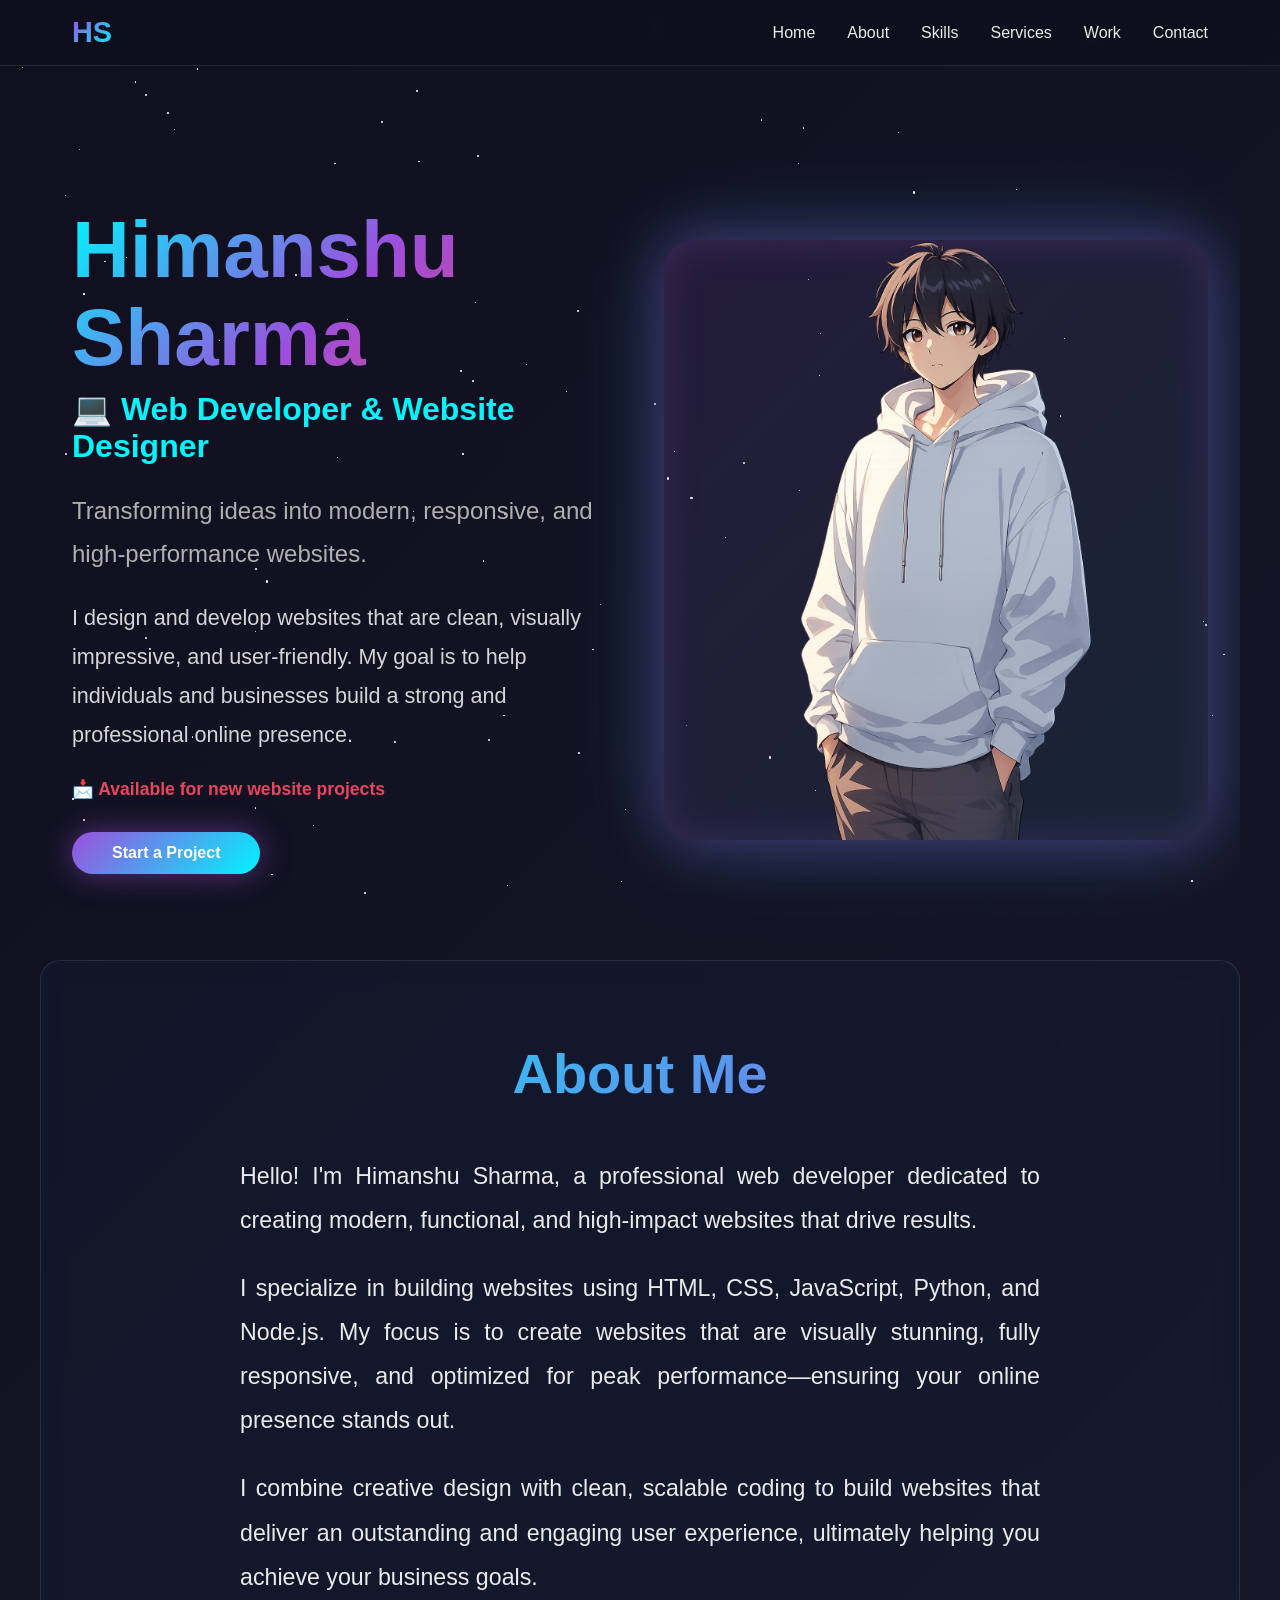
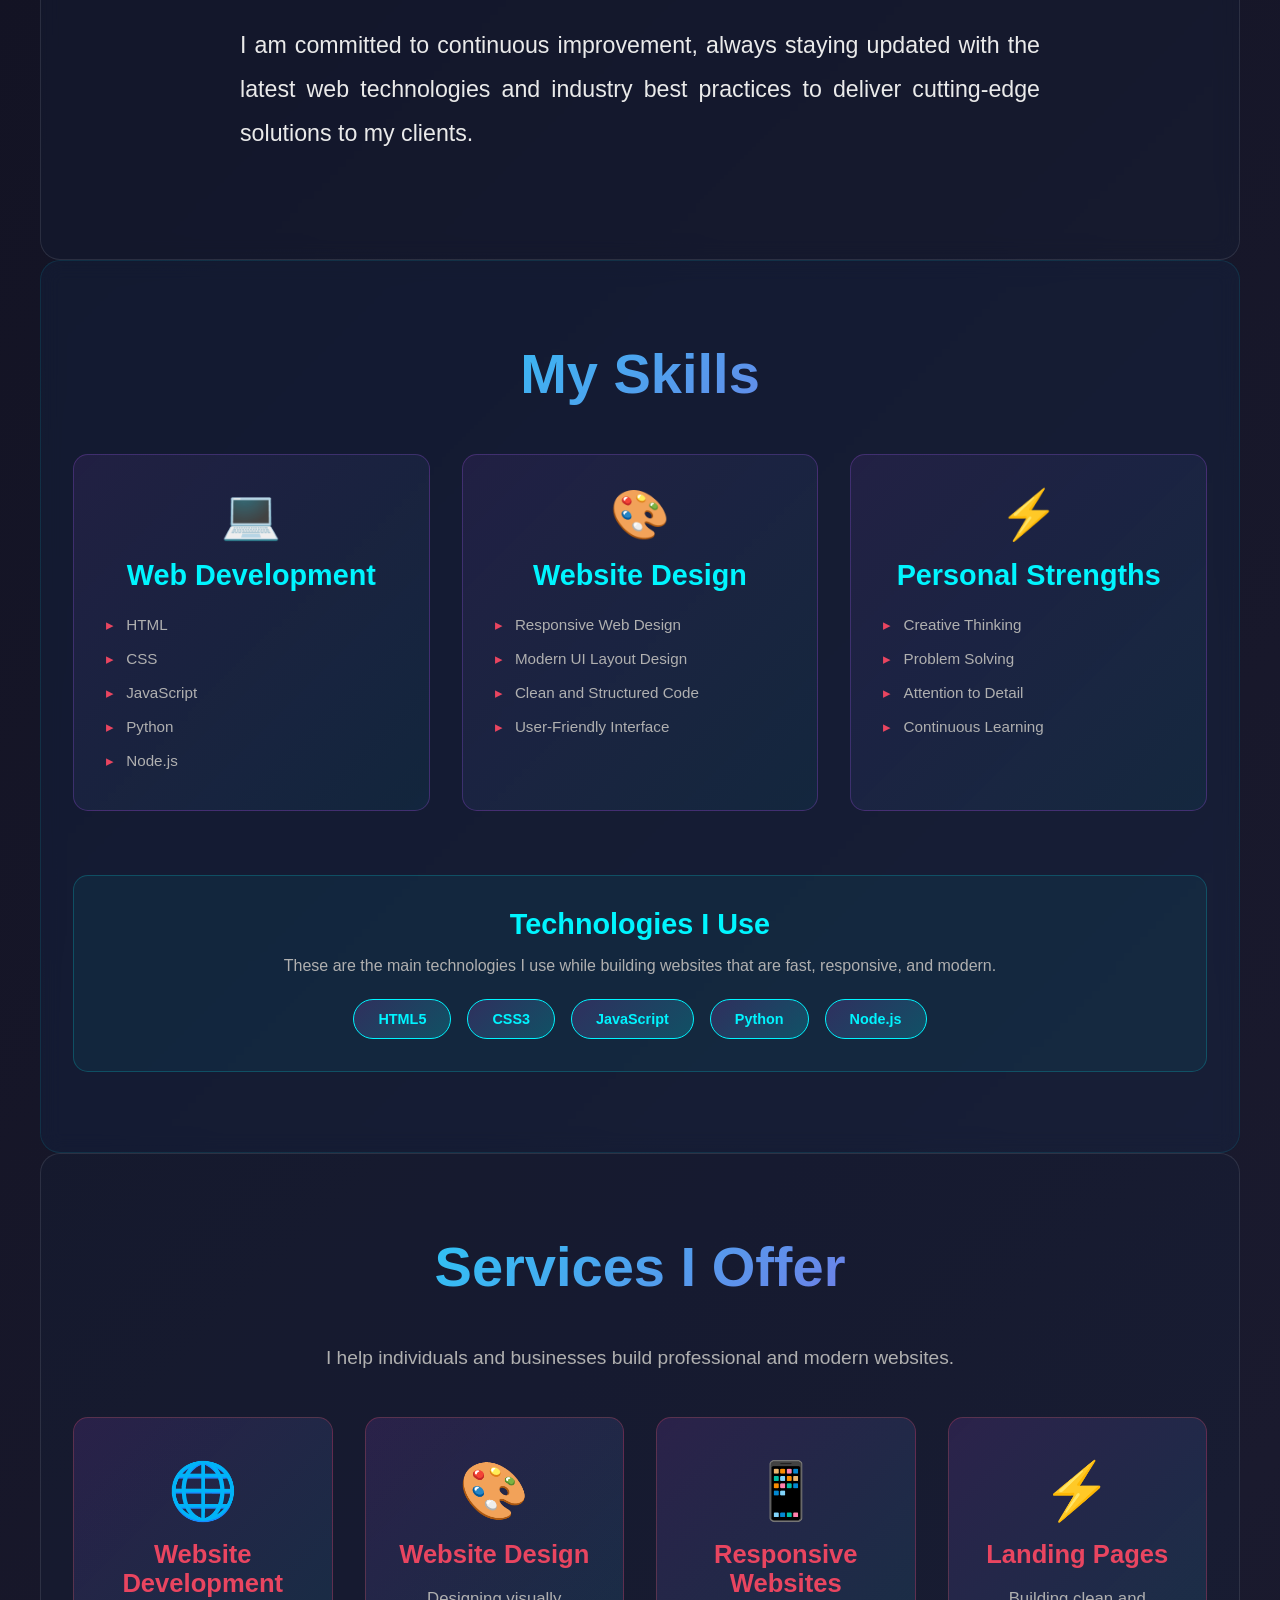
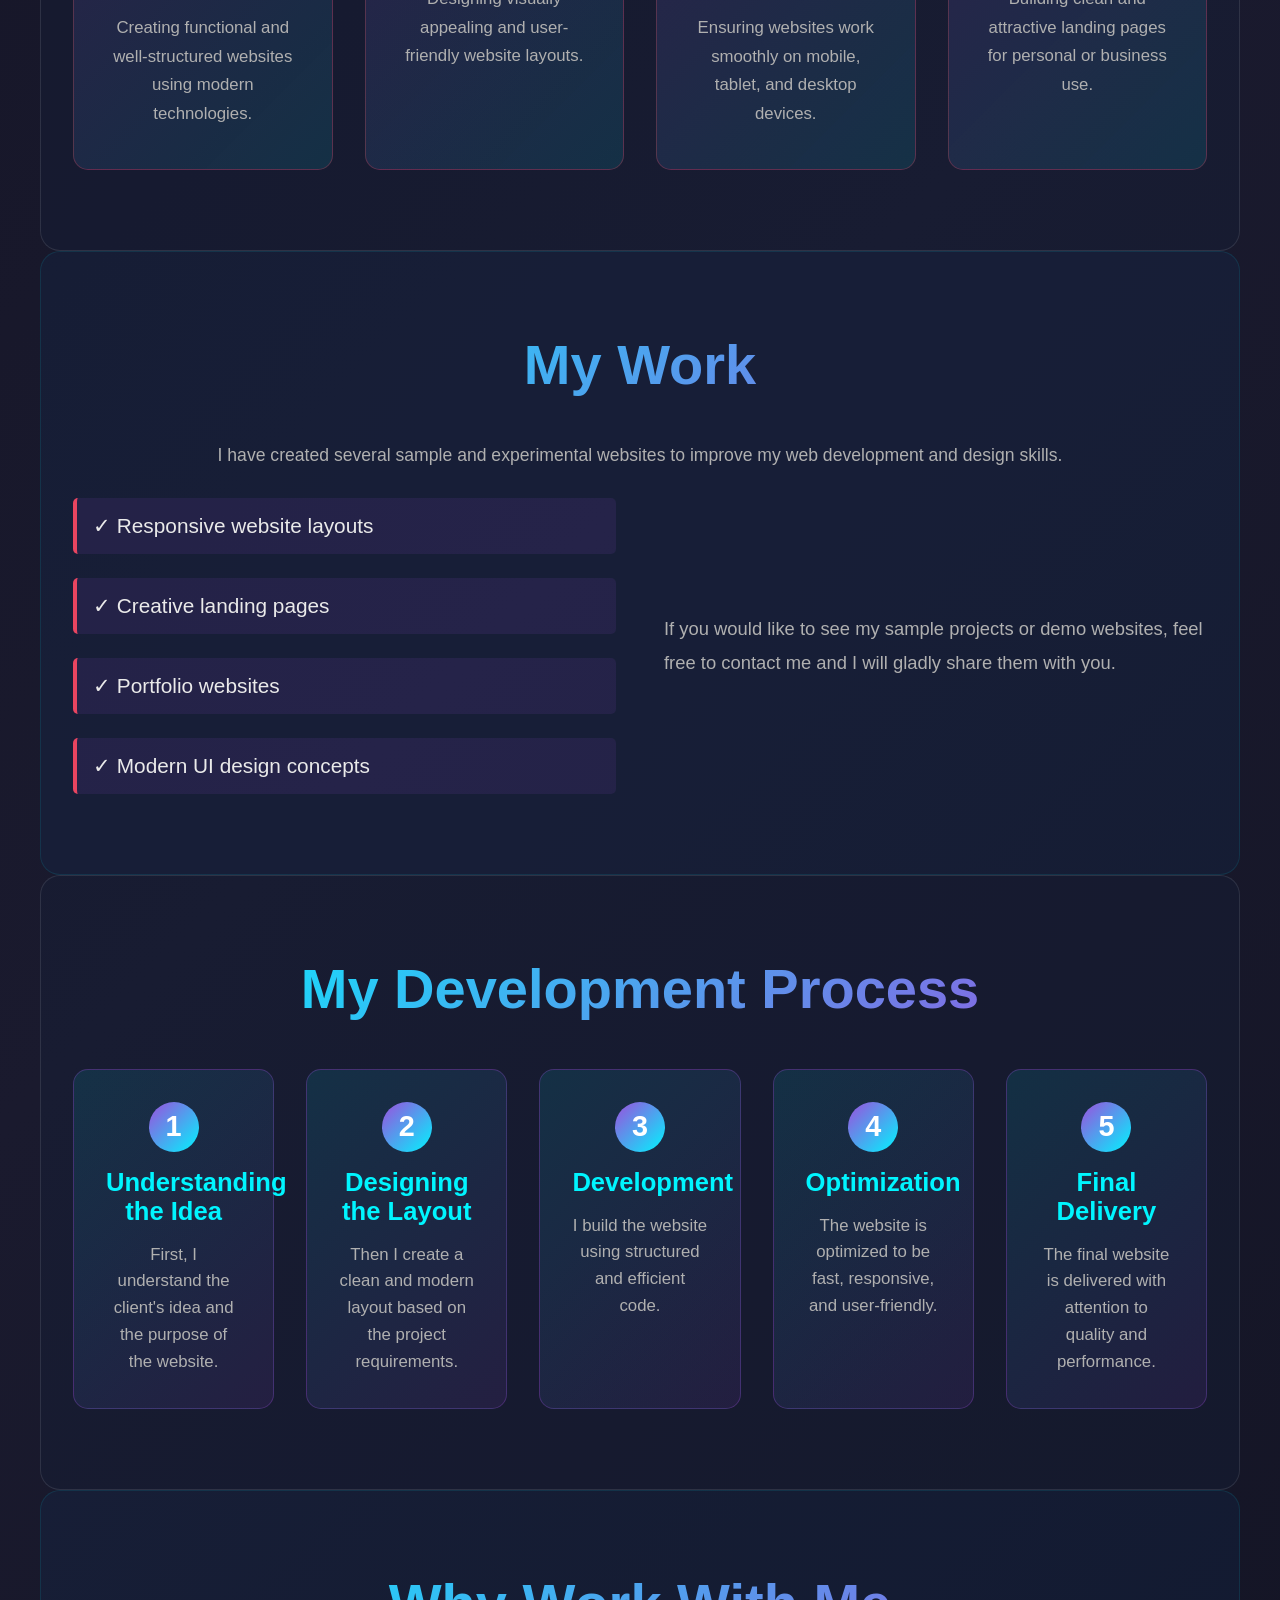
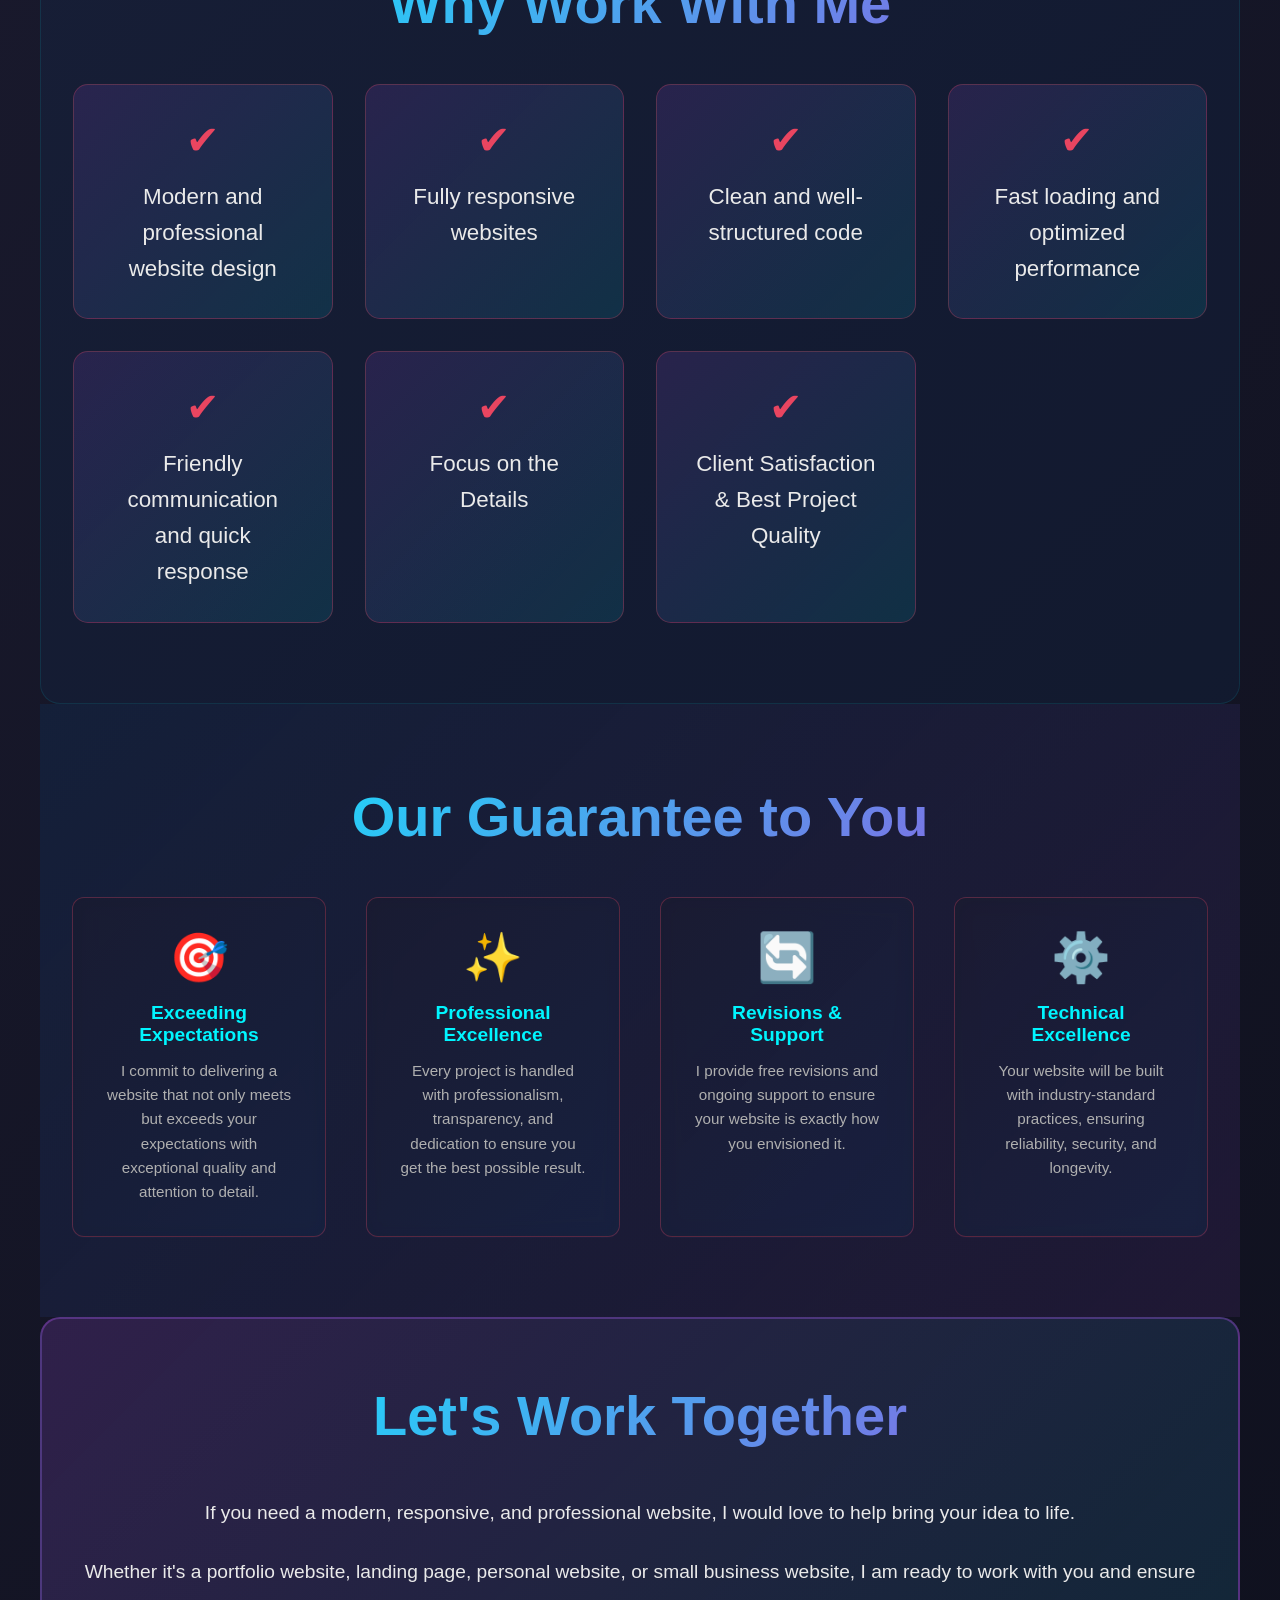
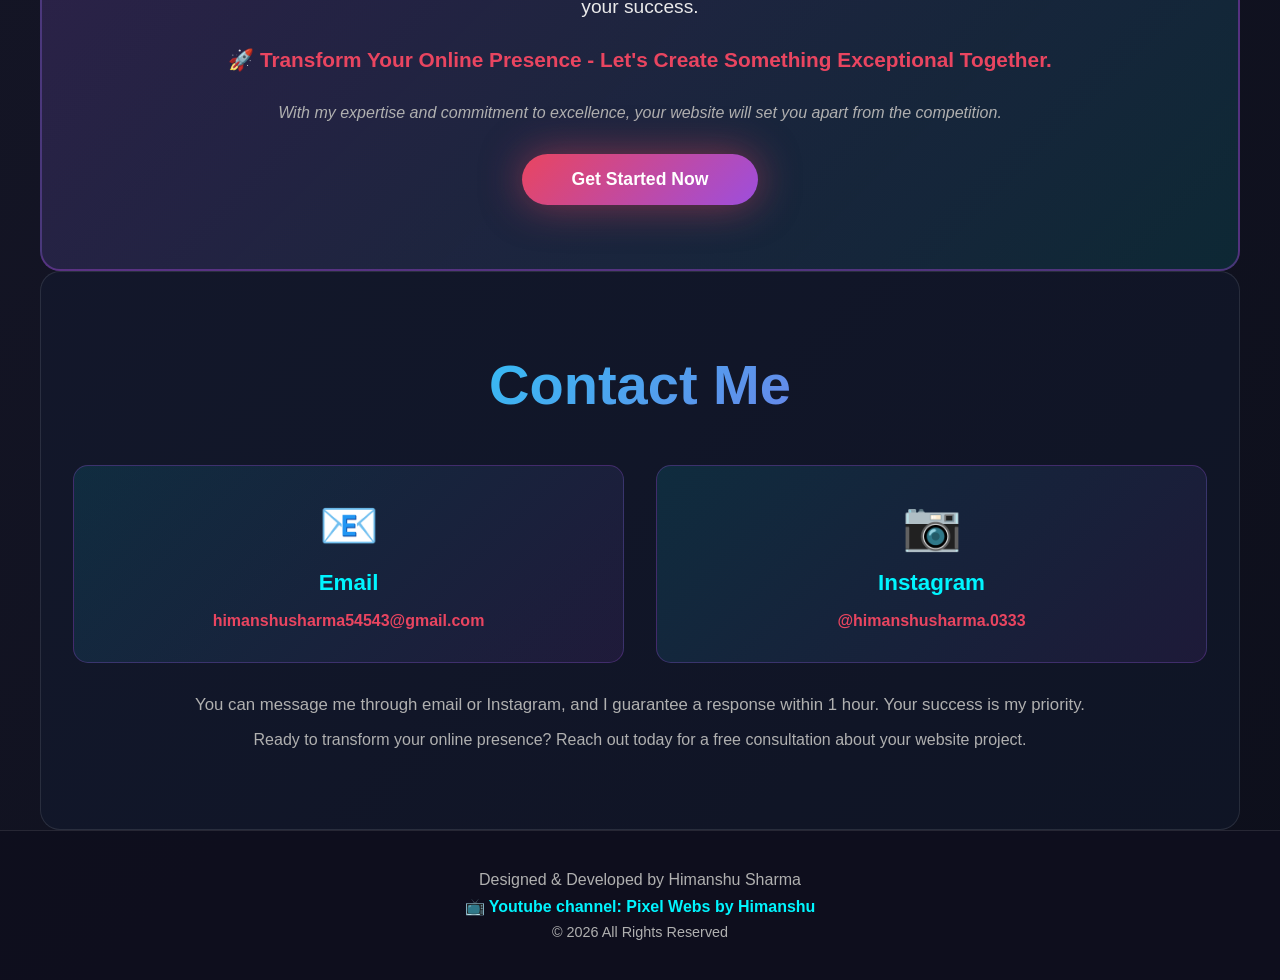
<file: index.html>
<!DOCTYPE html>
<html lang="en">
<head>
    <meta charset="UTF-8">
    <meta name="viewport" content="width=device-width, initial-scale=1.0">
    <meta name="description" content="Himanshu Sharma - Web Developer & Designer. Building modern, responsive, and high-performance websites.">
    <title>Himanshu Sharma - Web Developer & Designer</title>
    <link rel="icon" href="data:image/svg+xml,<svg xmlns=%22http://www.w3.org/2000/svg%22 viewBox=%220 0 100 100%22><text y=%22.9em%22 font-size=%2290%22>💻</text></svg>">
    <link rel="stylesheet" href="styles.css">
    <link rel="stylesheet" href="https://cdnjs.cloudflare.com/ajax/libs/font-awesome/6.4.0/css/all.min.css">
</head>
<body>
    <!-- Navigation -->
    <nav class="navbar">
        <div class="nav-container">
            <div class="logo">HS</div>
            <ul class="nav-menu">
                <li><a href="#hero" class="nav-link">Home</a></li>
                <li><a href="#about" class="nav-link">About</a></li>
                <li><a href="#skills" class="nav-link">Skills</a></li>
                <li><a href="#services" class="nav-link">Services</a></li>
                <li><a href="#work" class="nav-link">Work</a></li>
                <li><a href="#contact" class="nav-link">Contact</a></li>
            </ul>
            <div class="hamburger">
                <span></span>
                <span></span>
                <span></span>
            </div>
        </div>
    </nav>

    <!-- Starfield Background -->
    <div id="stars-container"></div>

    <!-- Hero Section -->
    <section id="hero" class="hero">
        <div class="hero-content">
            <div class="hero-text">
                <h1 class="hero-title">Himanshu Sharma</h1>
                <p class="hero-subtitle">💻 Web Developer & Website Designer</p>
                <p class="hero-description">
                    Transforming ideas into modern, responsive, and high-performance websites.
                </p>
                <p class="hero-tagline">
                    I design and develop websites that are clean, visually impressive, and user-friendly. 
                    My goal is to help individuals and businesses build a strong and professional online presence.
                </p>
                <p class="hero-available">📩 Available for new website projects</p>
                <a href="#contact" class="cta-button">Start a Project</a>
            </div>

            <div class="hero-image-container">
                <div class="image-wrapper" id="imageWrapper">
                    <img src="image-1.png" alt="Himanshu Sharma" class="hero-image" id="mainImage">
                    <div class="image-overlay" id="imageOverlay">
                        <img src="image-2.png" alt="Overlay" class="overlay-image">
                    </div>
                </div>
            </div>
        </div>
    </section>

    <!-- About Section -->
    <section id="about" class="about">
        <h2 class="section-title">About Me</h2>
        <div class="about-container">
            <p class="about-text">
                Hello! I'm Himanshu Sharma, a professional web developer dedicated to creating modern, functional, and high-impact websites that drive results.
            </p>
            <p class="about-text">
                I specialize in building websites using HTML, CSS, JavaScript, Python, and Node.js. My focus is to create 
                websites that are visually stunning, fully responsive, and optimized for peak performance—ensuring your online presence stands out.
            </p>
            <p class="about-text">
                I combine creative design with clean, scalable coding to build websites that deliver an outstanding and engaging 
                user experience, ultimately helping you achieve your business goals.
            </p>
            <p class="about-text">
                I am committed to continuous improvement, always staying updated with the latest web technologies and industry best practices 
                to deliver cutting-edge solutions to my clients.
            </p>
        </div>
    </section>

    <!-- Skills Section -->
    <section id="skills" class="skills">
        <h2 class="section-title">My Skills</h2>
        
        <div class="skills-grid">
            <!-- Web Development -->
            <div class="skill-card">
                <div class="skill-icon">💻</div>
                <h3>Web Development</h3>
                <ul class="skill-list">
                    <li>HTML</li>
                    <li>CSS</li>
                    <li>JavaScript</li>
                    <li>Python</li>
                    <li>Node.js</li>
                </ul>
            </div>

            <!-- Website Design -->
            <div class="skill-card">
                <div class="skill-icon">🎨</div>
                <h3>Website Design</h3>
                <ul class="skill-list">
                    <li>Responsive Web Design</li>
                    <li>Modern UI Layout Design</li>
                    <li>Clean and Structured Code</li>
                    <li>User-Friendly Interface</li>
                </ul>
            </div>

            <!-- Personal Strengths -->
            <div class="skill-card">
                <div class="skill-icon">⚡</div>
                <h3>Personal Strengths</h3>
                <ul class="skill-list">
                    <li>Creative Thinking</li>
                    <li>Problem Solving</li>
                    <li>Attention to Detail</li>
                    <li>Continuous Learning</li>
                </ul>
            </div>
        </div>

        <div class="technologies">
            <h3>Technologies I Use</h3>
            <p>These are the main technologies I use while building websites that are fast, responsive, and modern.</p>
            <div class="tech-badges">
                <span class="tech-badge">HTML5</span>
                <span class="tech-badge">CSS3</span>
                <span class="tech-badge">JavaScript</span>
                <span class="tech-badge">Python</span>
                <span class="tech-badge">Node.js</span>
            </div>
        </div>
    </section>

    <!-- Services Section -->
    <section id="services" class="services">
        <h2 class="section-title">Services I Offer</h2>
        <p class="services-subtitle">I help individuals and businesses build professional and modern websites.</p>
        
        <div class="services-grid">
            <div class="service-card">
                <div class="service-icon">🌐</div>
                <h3>Website Development</h3>
                <p>Creating functional and well-structured websites using modern technologies.</p>
            </div>

            <div class="service-card">
                <div class="service-icon">🎨</div>
                <h3>Website Design</h3>
                <p>Designing visually appealing and user-friendly website layouts.</p>
            </div>

            <div class="service-card">
                <div class="service-icon">📱</div>
                <h3>Responsive Websites</h3>
                <p>Ensuring websites work smoothly on mobile, tablet, and desktop devices.</p>
            </div>

            <div class="service-card">
                <div class="service-icon">⚡</div>
                <h3>Landing Pages</h3>
                <p>Building clean and attractive landing pages for personal or business use.</p>
            </div>
        </div>
    </section>

    <!-- Work Section -->
    <section id="work" class="work">
        <h2 class="section-title">My Work</h2>
        <p class="work-subtitle">
            I have created several sample and experimental websites to improve my web development and design skills.
        </p>
        
        <div class="work-content">
            <div class="work-list">
                <div class="work-item">✓ Responsive website layouts</div>
                <div class="work-item">✓ Creative landing pages</div>
                <div class="work-item">✓ Portfolio websites</div>
                <div class="work-item">✓ Modern UI design concepts</div>
            </div>
            <p class="work-note">
                If you would like to see my sample projects or demo websites, feel free to contact me 
                and I will gladly share them with you.
            </p>
        </div>
    </section>

    <!-- Development Process Section -->
    <section id="process" class="process">
        <h2 class="section-title">My Development Process</h2>
        
        <div class="process-timeline">
            <div class="process-step">
                <div class="step-number">1</div>
                <h3>Understanding the Idea</h3>
                <p>First, I understand the client's idea and the purpose of the website.</p>
            </div>

            <div class="process-step">
                <div class="step-number">2</div>
                <h3>Designing the Layout</h3>
                <p>Then I create a clean and modern layout based on the project requirements.</p>
            </div>

            <div class="process-step">
                <div class="step-number">3</div>
                <h3>Development</h3>
                <p>I build the website using structured and efficient code.</p>
            </div>

            <div class="process-step">
                <div class="step-number">4</div>
                <h3>Optimization</h3>
                <p>The website is optimized to be fast, responsive, and user-friendly.</p>
            </div>

            <div class="process-step">
                <div class="step-number">5</div>
                <h3>Final Delivery</h3>
                <p>The final website is delivered with attention to quality and performance.</p>
            </div>
        </div>
    </section>

    <!-- Why Work With Me Section -->
    <section id="why" class="why-work">
        <h2 class="section-title">Why Work With Me</h2>
        
        <div class="reasons-grid">
            <div class="reason-card">
                <div class="reason-icon">✔</div>
                <p>Modern and professional website design</p>
            </div>

            <div class="reason-card">
                <div class="reason-icon">✔</div>
                <p>Fully responsive websites</p>
            </div>

            <div class="reason-card">
                <div class="reason-icon">✔</div>
                <p>Clean and well-structured code</p>
            </div>

            <div class="reason-card">
                <div class="reason-icon">✔</div>
                <p>Fast loading and optimized performance</p>
            </div>

            <div class="reason-card">
                <div class="reason-icon">✔</div>
                <p>Friendly communication and quick response</p>
            </div>

            <div class="reason-card">
                <div class="reason-icon">✔</div>
                <p>Focus on the Details</p>
            </div>

            <div class="reason-card">
                <div class="reason-icon">✔</div>
                <p>Client Satisfaction & Best Project Quality</p>
            </div>
        </div>
    </section>

    <!-- Our Guarantees Section -->
    <section id="guarantees" class="guarantees">
        <h2 class="section-title">Our Guarantee to You</h2>
        <div class="guarantees-grid">
            <div class="guarantee-card">
                <div class="guarantee-icon">🎯</div>
                <h3>Exceeding Expectations</h3>
                <p>I commit to delivering a website that not only meets but exceeds your expectations with exceptional quality and attention to detail.</p>
            </div>

            <div class="guarantee-card">
                <div class="guarantee-icon">✨</div>
                <h3>Professional Excellence</h3>
                <p>Every project is handled with professionalism, transparency, and dedication to ensure you get the best possible result.</p>
            </div>

            <div class="guarantee-card">
                <div class="guarantee-icon">🔄</div>
                <h3>Revisions & Support</h3>
                <p>I provide free revisions and ongoing support to ensure your website is exactly how you envisioned it.</p>
            </div>

            <div class="guarantee-card">
                <div class="guarantee-icon">⚙️</div>
                <h3>Technical Excellence</h3>
                <p>Your website will be built with industry-standard practices, ensuring reliability, security, and longevity.</p>
            </div>
        </div>
    </section>

    <!-- Call to Action Section -->
    <section id="lets-work" class="cta-section">
        <h2 class="section-title">Let's Work Together</h2>
        <p class="cta-text">
            If you need a modern, responsive, and professional website, I would love to help bring your idea to life.
        </p>
        <p class="cta-text">
            Whether it's a portfolio website, landing page, personal website, or small business website, 
            I am ready to work with you and ensure your success.
        </p>
        <p class="cta-highlight">🚀 Transform Your Online Presence - Let's Create Something Exceptional Together.</p>
        <p class="cta-subtext">With my expertise and commitment to excellence, your website will set you apart from the competition.</p>
        <a href="#contact" class="cta-button-large">Get Started Now</a>
    </section>

    <!-- Contact Section -->
    <section id="contact" class="contact">
        <h2 class="section-title">Contact Me</h2>
        
        <div class="contact-content">
            <div class="contact-item">
                <div class="contact-icon">📧</div>
                <h3>Email</h3>
                <a href="mailto:himanshusharma54543@gmail.com" class="contact-link">
                    himanshusharma54543@gmail.com
                </a>
            </div>

            <div class="contact-item">
                <div class="contact-icon">📷</div>
                <h3>Instagram</h3>
                <a href="https://instagram.com/himanshusharma.0333" target="_blank" rel="noopener noreferrer" class="contact-link">
                    @himanshusharma.0333
                </a>
            </div>
        </div>

        <p class="contact-response">
            You can message me through email or Instagram, and I guarantee a response within 1 hour. Your success is my priority.
        </p>
        <p class="contact-footer">
            Ready to transform your online presence? Reach out today for a free consultation about your website project.
        </p>
    </section>

    <!-- Footer -->
    <footer class="footer">
        <p>Designed & Developed by Himanshu Sharma</p>
        <p class="footer-social">
            <a href="https://www.youtube.com/@pixelweb.byhimanshu" target="_blank" rel="noopener noreferrer" class="footer-link">
                📺 Youtube channel: Pixel Webs by Himanshu
            </a>
        </p>
        <p class="footer-year">© 2026 All Rights Reserved</p>
    </footer>

    <script src="script.js"></script>
</body>
</html>
</file>
<file: styles.css>
* {
    margin: 0;
    padding: 0;
    box-sizing: border-box;
}

:root {
    --primary-color: #1a1a2e;
    --secondary-color: #16213e;
    --accent-color: #0f3460;
    --highlight-color: #e94560;
    --text-light: #eaeaea;
    --text-muted: #b0b0b0;
    --purple-glow: #9d4edd;
    --cyan-glow: #00f5ff;
}

html {
    scroll-behavior: smooth;
}

/* Page Load Animation */
@keyframes pageLoad {
    from {
        opacity: 0;
    }
    to {
        opacity: 1;
    }
}

body {
    font-family: 'Segoe UI', Tahoma, Geneva, Verdana, sans-serif;
    background: linear-gradient(135deg, #0f0f1e 0%, #1a1a2e 50%, #0d0f1b 100%);
    color: var(--text-light);
    position: relative;
    overflow-x: hidden;
    min-height: 100vh;
    animation: pageLoad 1s ease-out;
}

/* Starfield Background */
#stars-container {
    position: fixed;
    top: 0;
    left: 0;
    width: 100%;
    height: 100%;
    z-index: 1;
    pointer-events: none;
}

.star {
    position: absolute;
    background: white;
    border-radius: 50%;
    animation: twinkle 3s infinite;
}

@keyframes twinkle {
    0%, 100% { opacity: 0.3; }
    50% { opacity: 1; }
}

/* Navigation */
.navbar {
    position: fixed;
    top: 0;
    width: 100%;
    z-index: 1000;
    background: rgba(15, 15, 30, 0.95);
    backdrop-filter: blur(10px);
    border-bottom: 1px solid rgba(255, 255, 255, 0.1);
    padding: 1rem 0;
}

.nav-container {
    max-width: 1200px;
    margin: 0 auto;
    padding: 0 2rem;
    display: flex;
    justify-content: space-between;
    align-items: center;
}

.logo {
    font-size: 1.8rem;
    font-weight: bold;
    background: linear-gradient(135deg, var(--purple-glow), var(--cyan-glow));
    -webkit-background-clip: text;
    -webkit-text-fill-color: transparent;
    background-clip: text;
}

.nav-menu {
    display: flex;
    list-style: none;
    gap: 2rem;
}

/* Mobile menu active state */
@media (max-width: 768px) {
    .nav-menu {
        display: none;
    }
    
    .nav-menu.active {
        display: flex;
        position: absolute;
        top: 60px;
        left: 0;
        right: 0;
        flex-direction: column;
        gap: 1rem;
        padding: 2rem;
        background: rgba(15, 15, 30, 0.98);
        z-index: 999;
    }
}

.nav-link {
    color: var(--text-light);
    text-decoration: none;
    transition: all 0.3s ease;
    position: relative;
}

.nav-link:hover {
    color: var(--cyan-glow);
}

.nav-link::after {
    content: '';
    position: absolute;
    bottom: -5px;
    left: 0;
    width: 0;
    height: 2px;
    background: var(--cyan-glow);
    transition: width 0.3s ease;
}

.nav-link:hover::after {
    width: 100%;
}

.hamburger {
    display: none;
    flex-direction: column;
    cursor: pointer;
}

.hamburger span {
    width: 25px;
    height: 3px;
    background: var(--text-light);
    margin: 5px 0;
    transition: all 0.3s ease;
}

/* Hero Section */
.hero {
    position: relative;
    z-index: 10;
    min-height: 100vh;
    display: flex;
    align-items: center;
    justify-content: center;
    padding: 120px 2rem 60px;
    margin-top: 60px;
    overflow: hidden;
}

.hero-content {
    max-width: 1200px;
    width: 100%;
    display: grid;
    grid-template-columns: 1fr 1fr;
    gap: 3rem;
    align-items: center;
}

.hero-text {
    animation: slideInLeft 0.8s ease-out;
}

.hero-title {
    font-size: 5rem;
    font-weight: 900;
    margin-bottom: 0.5rem;
    background: linear-gradient(135deg, #00f5ff, #9d4edd, #e94560);
    -webkit-background-clip: text;
    -webkit-text-fill-color: transparent;
    background-clip: text;
    line-height: 1.1;
}

.hero-subtitle {
    font-size: 2rem;
    color: var(--cyan-glow);
    margin-bottom: 1.5rem;
    font-weight: 600;
}

.hero-description {
    font-size: 1.5rem;
    color: var(--text-muted);
    line-height: 1.8;
    margin-bottom: 1.5rem;
}

.hero-tagline {
    font-size: 1.35rem;
    color: var(--text-light);
    line-height: 1.8;
    margin-bottom: 1.5rem;
    opacity: 0.9;
}

.hero-available {
    font-size: 1.1rem;
    color: var(--highlight-color);
    margin-bottom: 2rem;
    font-weight: 600;
}

.cta-button {
    display: inline-block;
    padding: 12px 40px;
    background: linear-gradient(135deg, var(--purple-glow), var(--cyan-glow));
    color: white;
    text-decoration: none;
    border-radius: 50px;
    font-weight: 600;
    transition: all 0.3s ease;
    box-shadow: 0 0 30px rgba(157, 78, 221, 0.5);
}

.cta-button:hover {
    transform: translateY(-3px);
    box-shadow: 0 0 50px rgba(157, 78, 221, 0.8);
}

/* Hero Image Section */
.hero-image-container {
    animation: slideInRight 0.8s ease-out;
    display: flex;
    justify-content: center;
}

.image-wrapper {
    position: relative;
    width: 100%;
    max-width: 550px;
    height: 600px;
    border-radius: 30px;
    overflow: hidden;
    box-shadow: 0 0 60px rgba(157, 78, 221, 0.4),
                0 0 100px rgba(0, 245, 255, 0.2),
                inset 0 0 40px rgba(157, 78, 221, 0.2);
    cursor: crosshair;
    background: linear-gradient(135deg, rgba(157, 78, 221, 0.1), rgba(0, 245, 255, 0.05));
}

.hero-image {
    width: 100%;
    height: 100%;
    object-fit: contain;
    object-position: center;
    display: block;
    background: rgba(255, 255, 255, 0.02);
    transition: opacity 0.2s ease;
}

.image-overlay {
    position: absolute;
    top: 0;
    left: 0;
    width: 100%;
    height: 100%;
    clip-path: circle(0px at 50% 50%);
    transition: clip-path 0.08s ease-out;
    background: rgba(255, 255, 255, 0.02);
}

.overlay-image {
    width: 100%;
    height: 100%;
    object-fit: contain;
    object-position: center;
    display: block;
}

/* Animations */
@keyframes slideInLeft {
    from {
        opacity: 0;
        transform: translateX(-50px);
    }
    to {
        opacity: 1;
        transform: translateX(0);
    }
}

@keyframes slideInRight {
    from {
        opacity: 0;
        transform: translateX(50px);
    }
    to {
        opacity: 1;
        transform: translateX(0);
    }
}

/* Section Scroll Animations */
@keyframes sectionSlideUp {
    from {
        opacity: 0;
        transform: translateY(40px);
    }
    to {
        opacity: 1;
        transform: translateY(0);
    }
}

.section-scroll-animate {
    opacity: 0;
    transform: translateY(40px);
}

.section-visible {
    animation: sectionSlideUp 0.7s ease-out forwards;
}

/* Section Styles */
section {
    position: relative;
    z-index: 10;
    padding: 80px 2rem;
    max-width: 1200px;
    margin: 0 auto;
}

.section-title {
    font-size: 3.5rem;
    font-weight: 900;
    text-align: center;
    margin-bottom: 3rem;
    background: linear-gradient(135deg, var(--cyan-glow), var(--purple-glow));
    -webkit-background-clip: text;
    -webkit-text-fill-color: transparent;
    background-clip: text;
}

/* About Section */
.about {
    background: rgba(22, 33, 62, 0.3);
    border-radius: 20px;
    border: 1px solid rgba(255, 255, 255, 0.1);
    backdrop-filter: blur(10px);
}

.about-container {
    max-width: 800px;
    margin: 0 auto;
}

.about-text {
    font-size: 1.45rem;
    line-height: 1.9;
    color: var(--text-light);
    margin-bottom: 1.5rem;
    text-align: justify;
}

/* Skills Section */
.skills {
    background: rgba(15, 52, 96, 0.2);
    border-radius: 20px;
    border: 1px solid rgba(0, 245, 255, 0.1);
    backdrop-filter: blur(10px);
}

.skills-grid {
    display: grid;
    grid-template-columns: repeat(auto-fit, minmax(280px, 1fr));
    gap: 2rem;
    margin-bottom: 4rem;
}

.skill-card {
    background: linear-gradient(135deg, rgba(157, 78, 221, 0.1), rgba(0, 245, 255, 0.05));
    border: 1px solid rgba(157, 78, 221, 0.3);
    padding: 2rem;
    border-radius: 15px;
    text-align: center;
    transition: all 0.3s ease;
    cursor: pointer;
}

.skill-card:hover {
    transform: translateY(-10px);
    border-color: var(--cyan-glow);
    box-shadow: 0 0 30px rgba(157, 78, 221, 0.3);
}

.skill-icon {
    font-size: 3rem;
    margin-bottom: 1rem;
}

.skill-card h3 {
    font-size: 1.8rem;
    margin-bottom: 1rem;
    color: var(--cyan-glow);
}

.skill-list {
    list-style: none;
    text-align: left;
}

.skill-list li {
    padding: 0.5rem 0;
    color: var(--text-muted);
    font-size: 0.95rem;
}

.skill-list li::before {
    content: '▸ ';
    color: var(--highlight-color);
    margin-right: 0.5rem;
}

.technologies {
    text-align: center;
    padding: 2rem;
    background: rgba(0, 245, 255, 0.05);
    border-radius: 15px;
    border: 1px solid rgba(0, 245, 255, 0.2);
}

.technologies h3 {
    font-size: 1.8rem;
    margin-bottom: 1rem;
    color: var(--cyan-glow);
}

.technologies p {
    color: var(--text-muted);
    margin-bottom: 1.5rem;
}

.tech-badges {
    display: flex;
    flex-wrap: wrap;
    gap: 1rem;
    justify-content: center;
}

.tech-badge {
    display: inline-block;
    padding: 0.7rem 1.5rem;
    background: linear-gradient(135deg, rgba(157, 78, 221, 0.2), rgba(0, 245, 255, 0.2));
    border: 1px solid var(--cyan-glow);
    border-radius: 25px;
    color: var(--cyan-glow);
    font-weight: 600;
    font-size: 0.9rem;
    transition: all 0.3s ease;
}

.tech-badge:hover {
    background: linear-gradient(135deg, var(--purple-glow), var(--cyan-glow));
    color: white;
    box-shadow: 0 0 20px rgba(157, 78, 221, 0.5);
}

/* Services Section */
.services {
    background: rgba(22, 33, 62, 0.3);
    border-radius: 20px;
    border: 1px solid rgba(255, 255, 255, 0.1);
}

.services-subtitle {
    text-align: center;
    font-size: 1.2rem;
    color: var(--text-muted);
    margin-bottom: 3rem;
}

.services-grid {
    display: grid;
    grid-template-columns: repeat(auto-fit, minmax(250px, 1fr));
    gap: 2rem;
}

.service-card {
    background: linear-gradient(135deg, rgba(157, 78, 221, 0.15), rgba(0, 245, 255, 0.1));
    border: 1px solid rgba(233, 69, 96, 0.3);
    padding: 2.5rem 2rem;
    border-radius: 15px;
    text-align: center;
    transition: all 0.3s ease;
}

.service-card:hover {
    transform: translateY(-15px);
    border-color: var(--highlight-color);
    box-shadow: 0 0 40px rgba(233, 69, 96, 0.4);
}

.service-icon {
    font-size: 3.5rem;
    margin-bottom: 1rem;
}

.service-card h3 {
    font-size: 1.6rem;
    margin-bottom: 1rem;
    color: var(--highlight-color);
}

.service-card p {
    color: var(--text-muted);
    line-height: 1.7;
    font-size: 1.05rem;
}

/* Work Section */
.work {
    background: rgba(15, 52, 96, 0.2);
    border-radius: 20px;
    border: 1px solid rgba(0, 245, 255, 0.1);
}

.work-subtitle {
    text-align: center;
    font-size: 1.1rem;
    color: var(--text-muted);
    margin-bottom: 2rem;
}

.work-content {
    display: grid;
    grid-template-columns: 1fr 1fr;
    gap: 3rem;
    align-items: center;
}

.work-list {
    display: flex;
    flex-direction: column;
    gap: 1.5rem;
}

.work-item {
    font-size: 1.3rem;
    color: var(--text-light);
    padding: 1rem;
    background: rgba(157, 78, 221, 0.1);
    border-left: 4px solid var(--highlight-color);
    border-radius: 5px;
    transition: all 0.3s ease;
}

.work-item:hover {
    transform: translateX(10px);
    background: rgba(157, 78, 221, 0.2);
}

.work-note {
    font-size: 1.15rem;
    color: var(--text-muted);
    line-height: 1.8;
}

/* Process Section */
.process {
    background: rgba(22, 33, 62, 0.3);
    border-radius: 20px;
    border: 1px solid rgba(255, 255, 255, 0.1);
}

.process-timeline {
    display: grid;
    grid-template-columns: repeat(auto-fit, minmax(200px, 1fr));
    gap: 2rem;
    position: relative;
}

.process-step {
    background: linear-gradient(135deg, rgba(0, 245, 255, 0.1), rgba(157, 78, 221, 0.1));
    border: 1px solid rgba(157, 78, 221, 0.3);
    padding: 2rem;
    border-radius: 15px;
    text-align: center;
    transition: all 0.3s ease;
}

.process-step:hover {
    transform: translateY(-10px);
    border-color: var(--cyan-glow);
    box-shadow: 0 0 30px rgba(0, 245, 255, 0.3);
}

.step-number {
    width: 50px;
    height: 50px;
    background: linear-gradient(135deg, var(--purple-glow), var(--cyan-glow));
    color: white;
    display: flex;
    align-items: center;
    justify-content: center;
    border-radius: 50%;
    font-size: 1.8rem;
    font-weight: bold;
    margin: 0 auto 1rem;
}

.process-step h3 {
    font-size: 1.6rem;
    margin-bottom: 1rem;
    color: var(--cyan-glow);
}

.process-step p {
    font-size: 1.05rem;
    color: var(--text-muted);
    line-height: 1.6;
}

/* Why Work Section */
.why-work {
    background: rgba(15, 52, 96, 0.2);
    border-radius: 20px;
    border: 1px solid rgba(0, 245, 255, 0.1);
}

.reasons-grid {
    display: grid;
    grid-template-columns: repeat(auto-fit, minmax(250px, 1fr));
    gap: 2rem;
}

.reason-card {
    background: linear-gradient(135deg, rgba(157, 78, 221, 0.15), rgba(0, 245, 255, 0.1));
    border: 1px solid rgba(233, 69, 96, 0.3);
    padding: 2rem;
    border-radius: 15px;
    text-align: center;
    transition: all 0.3s ease;
}

.reason-card:hover {
    transform: scale(1.05);
    border-color: var(--highlight-color);
}

.reason-icon {
    font-size: 2.5rem;
    color: var(--highlight-color);
    margin-bottom: 1rem;
}

.reason-card p {
    font-size: 1.4rem;
    color: var(--text-light);
    line-height: 1.6;
}

/* CTA Section */
.cta-section {
    background: linear-gradient(135deg, rgba(157, 78, 221, 0.2), rgba(0, 245, 255, 0.1));
    border: 2px solid rgba(157, 78, 221, 0.4);
    border-radius: 20px;
    text-align: center;
    padding: 4rem 2rem;
}

.cta-text {
    font-size: 1.2rem;
    color: var(--text-light);
    margin-bottom: 1.5rem;
    line-height: 1.8;
}

.cta-highlight {
    font-size: 1.3rem;
    color: var(--highlight-color);
    font-weight: 600;
    margin-bottom: 2rem;
}

.cta-button-large {
    display: inline-block;
    padding: 15px 50px;
    background: linear-gradient(135deg, var(--highlight-color), var(--purple-glow));
    color: white;
    text-decoration: none;
    border-radius: 50px;
    font-size: 1.1rem;
    font-weight: 600;
    transition: all 0.3s ease;
    box-shadow: 0 0 40px rgba(233, 69, 96, 0.5);
}

.cta-button-large:hover {
    transform: translateY(-5px);
    box-shadow: 0 0 60px rgba(233, 69, 96, 0.8);
}

/* Contact Section */
.contact {
    background: rgba(22, 33, 62, 0.3);
    border-radius: 20px;
    border: 1px solid rgba(255, 255, 255, 0.1);
    text-align: center;
}

.contact-content {
    display: grid;
    grid-template-columns: repeat(auto-fit, minmax(200px, 1fr));
    gap: 2rem;
    margin-bottom: 2rem;
}

.contact-item {
    background: linear-gradient(135deg, rgba(0, 245, 255, 0.1), rgba(157, 78, 221, 0.1));
    padding: 2rem;
    border-radius: 15px;
    border: 1px solid rgba(157, 78, 221, 0.3);
    transition: all 0.3s ease;
}

.contact-item:hover {
    transform: translateY(-10px);
    border-color: var(--cyan-glow);
}

.contact-icon {
    font-size: 3rem;
    margin-bottom: 1rem;
}

.contact-item h3 {
    color: var(--cyan-glow);
    margin-bottom: 1rem;
    font-size: 1.4rem;
}

.contact-link {
    color: var(--highlight-color);
    text-decoration: none;
    font-weight: 600;
    transition: all 0.3s ease;
}

.contact-link:hover {
    color: var(--cyan-glow);
}

.contact-response {
    color: var(--text-muted);
    margin-bottom: 1rem;
    font-size: 1.05rem;
}

.contact-footer {
    color: var(--text-muted);
    font-size: 1rem;
}

/* Footer */
.footer {
    background: rgba(15, 15, 30, 0.95);
    border-top: 1px solid rgba(255, 255, 255, 0.1);
    padding: 2rem;
    text-align: center;
    color: var(--text-muted);
    position: relative;
    z-index: 10;
}

.footer p {
    margin: 0.5rem 0;
}

.footer-year {
    font-size: 0.9rem;
}

.footer-social {
    margin: 1rem 0;
}

.footer-link {
    color: var(--cyan-glow);
    text-decoration: none;
    transition: all 0.3s ease;
    font-weight: 600;
}

.footer-link:hover {
    color: var(--purple-glow);
    text-decoration: underline;
}

/* Guarantees Section */
.guarantees {
    background: linear-gradient(135deg, rgba(15, 52, 96, 0.3), rgba(157, 78, 221, 0.1));
    padding: 80px 2rem;
    position: relative;
}

.guarantees-grid {
    display: grid;
    grid-template-columns: repeat(auto-fit, minmax(250px, 1fr));
    gap: 2.5rem;
    max-width: 1200px;
    margin: 3rem auto 0;
}

.guarantee-card {
    background: linear-gradient(135deg, rgba(26, 26, 46, 0.8), rgba(22, 33, 62, 0.8));
    border: 1px solid rgba(233, 69, 96, 0.3);
    border-radius: 12px;
    padding: 2rem;
    text-align: center;
    transition: all 0.3s ease;
    backdrop-filter: blur(10px);
}

.guarantee-card:hover {
    border-color: var(--highlight-color);
    transform: translateY(-8px);
    box-shadow: 0 8px 25px rgba(233, 69, 96, 0.2);
}

.guarantee-icon {
    font-size: 3rem;
    margin-bottom: 1rem;
    display: inline-block;
}

.guarantee-card h3 {
    color: var(--cyan-glow);
    margin-bottom: 0.8rem;
    font-size: 1.2rem;
}

.guarantee-card p {
    color: var(--text-muted);
    line-height: 1.6;
    font-size: 0.95rem;
}

/* Enhanced CTA Section */
.cta-subtext {
    font-size: 1rem;
    color: var(--text-muted);
    margin: 1rem 0 2rem;
    font-style: italic;
}

/* Responsive Design */
@media (max-width: 768px) {
    .nav-menu {
        display: none;
    }

    .hamburger {
        display: flex;
    }

    .hero-content {
        grid-template-columns: 1fr;
    }

    .hero-title {
        font-size: 2.5rem;
    }

    .hero-subtitle {
        font-size: 1.2rem;
    }

    .section-title {
        font-size: 2rem;
    }

    .work-content {
        grid-template-columns: 1fr;
    }

    .process-timeline {
        grid-template-columns: 1fr;
    }

    .skills-grid,
    .services-grid,
    .reasons-grid,
    .guarantees-grid,
    .contact-content {
        grid-template-columns: 1fr;
    }

    section {
        padding: 50px 1.5rem;
    }
}
</file>
